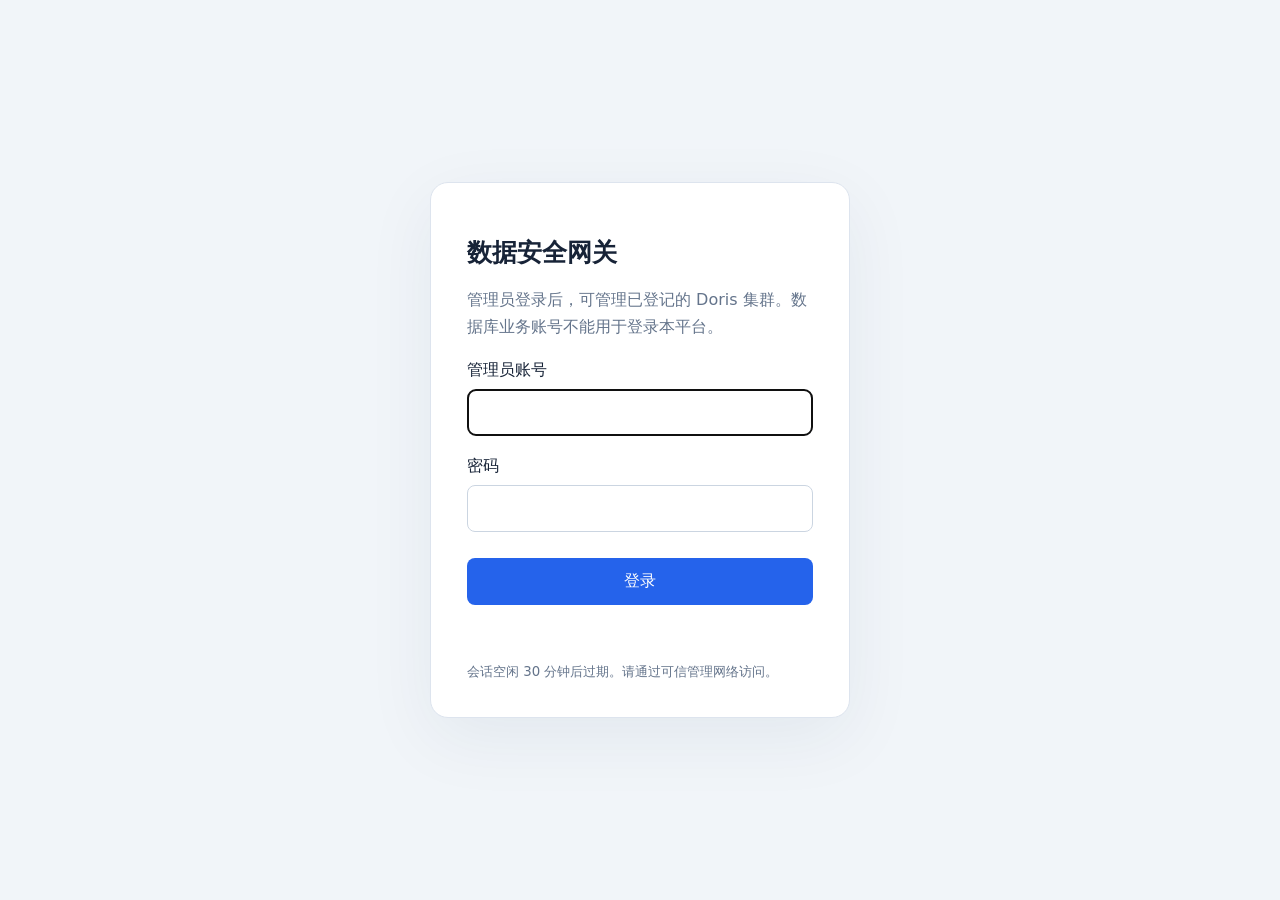
<file: platform/src/main/resources/static/login.html>
<!doctype html><html lang="zh-CN"><meta charset="utf-8"><meta name="viewport" content="width=device-width,initial-scale=1"><title>登录 · 数据安全网关</title>
<style>*{box-sizing:border-box}body{margin:0;min-height:100vh;display:grid;place-items:center;background:#f1f5f9;color:#172337;font:16px system-ui}main{width:min(420px,92vw);padding:36px;background:white;border:1px solid #dde4ee;border-radius:18px;box-shadow:0 20px 70px #142d5010}h1{font-size:25px}p{color:#64748b;line-height:1.7}label{display:block;margin-top:20px}input,button{width:100%;padding:13px;border-radius:8px;border:1px solid #cbd5e1;font:inherit;margin-top:8px}button{background:#2563eb;color:white;border:0;cursor:pointer;margin-top:26px}#message{color:#b91c1c;min-height:24px}small{color:#64748b}</style>
<main><h1>数据安全网关</h1><p>管理员登录后，可管理已登记的 Doris 集群。数据库业务账号不能用于登录本平台。</p><form id="form"><label>管理员账号<input name="username" autocomplete="username" required autofocus></label><label>密码<input name="password" type="password" autocomplete="current-password" required></label><button id="submit">登录</button></form><p id="message" role="alert"></p><small>会话空闲 30 分钟后过期。请通过可信管理网络访问。</small></main>
<script>document.getElementById('form').onsubmit=async e=>{e.preventDefault();const b=document.getElementById('submit'),m=document.getElementById('message');b.disabled=true;m.textContent='';try{const s=await(await fetch('/api/session',{cache:'no-store'})).json();const r=await fetch('/login',{method:'POST',headers:{'Content-Type':'application/x-www-form-urlencoded',[s.csrfHeader]:s.csrf},body:new URLSearchParams(new FormData(e.target))});if(!r.ok){const j=await r.json().catch(()=>({}));throw Error(j.message||'登录失败，请刷新后重试。')}location.replace('/')}catch(x){m.textContent=x.message}finally{b.disabled=false}};</script></html>
</file>
